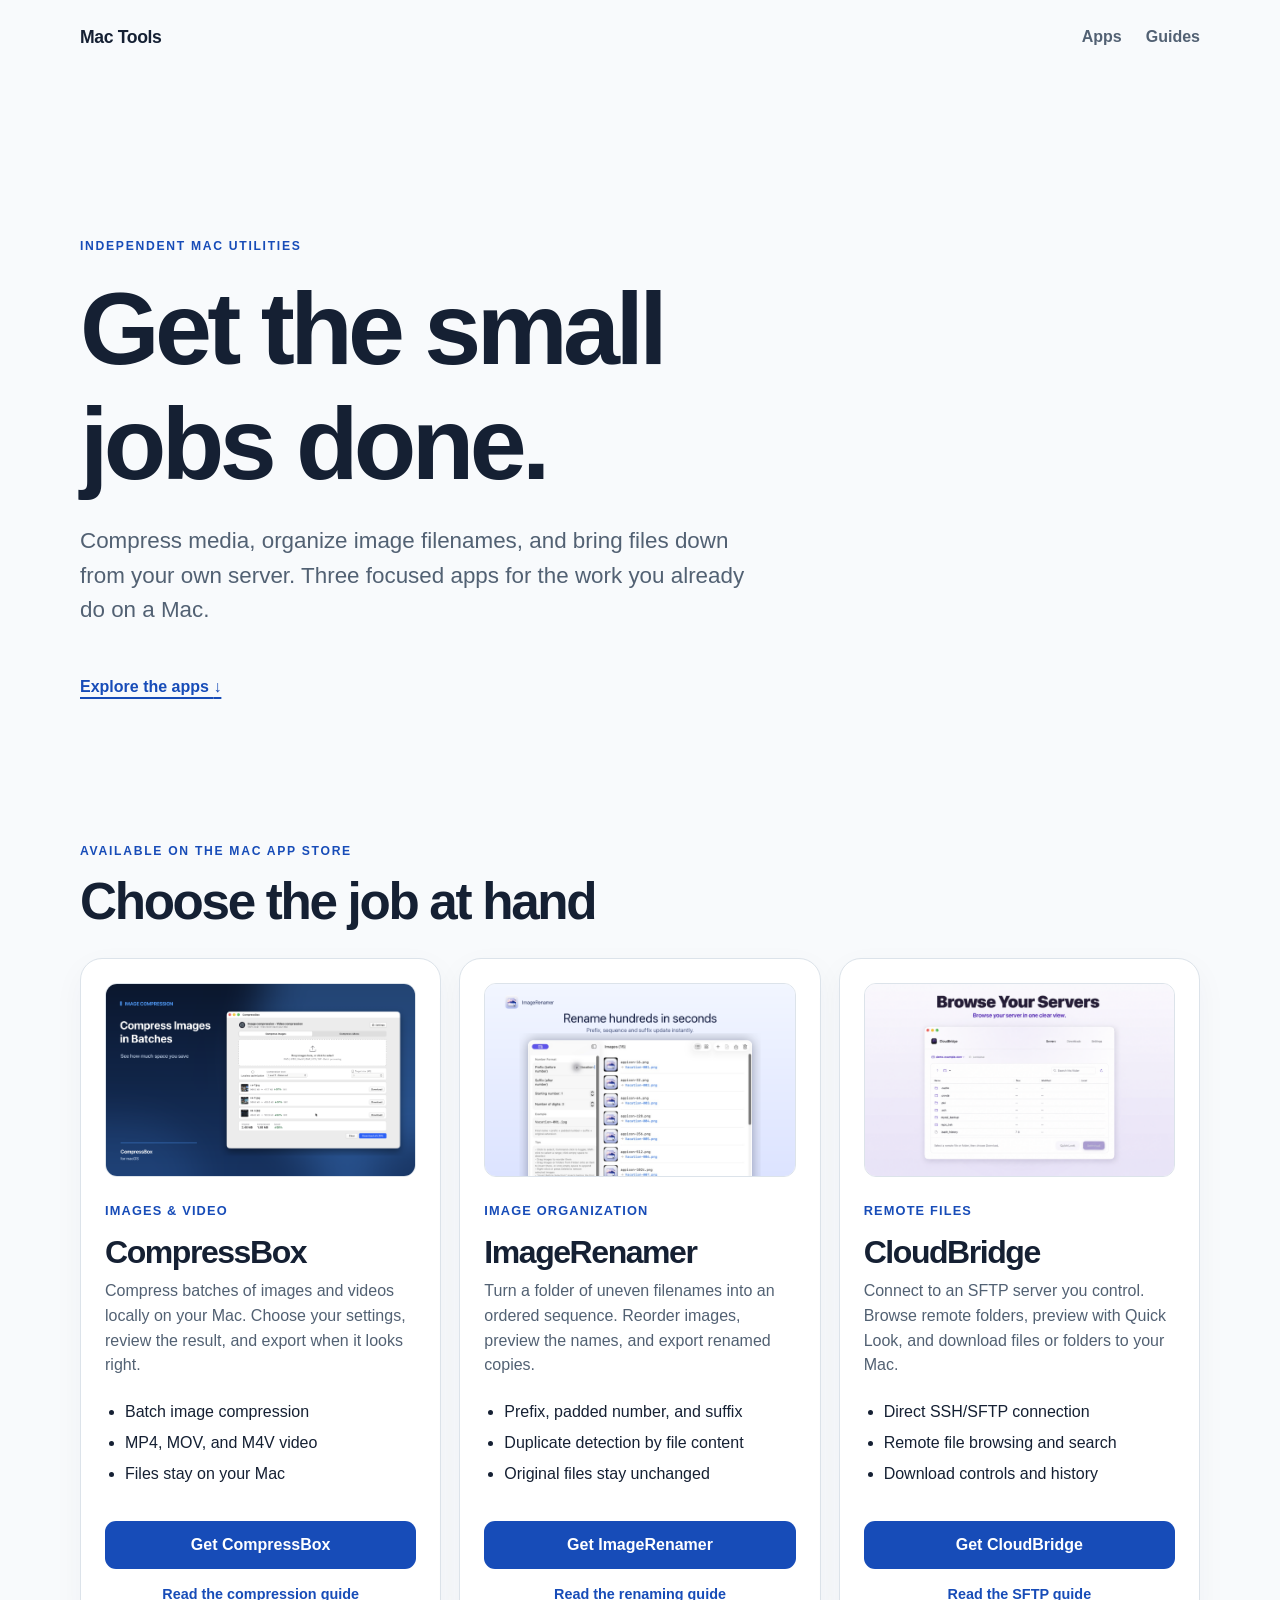
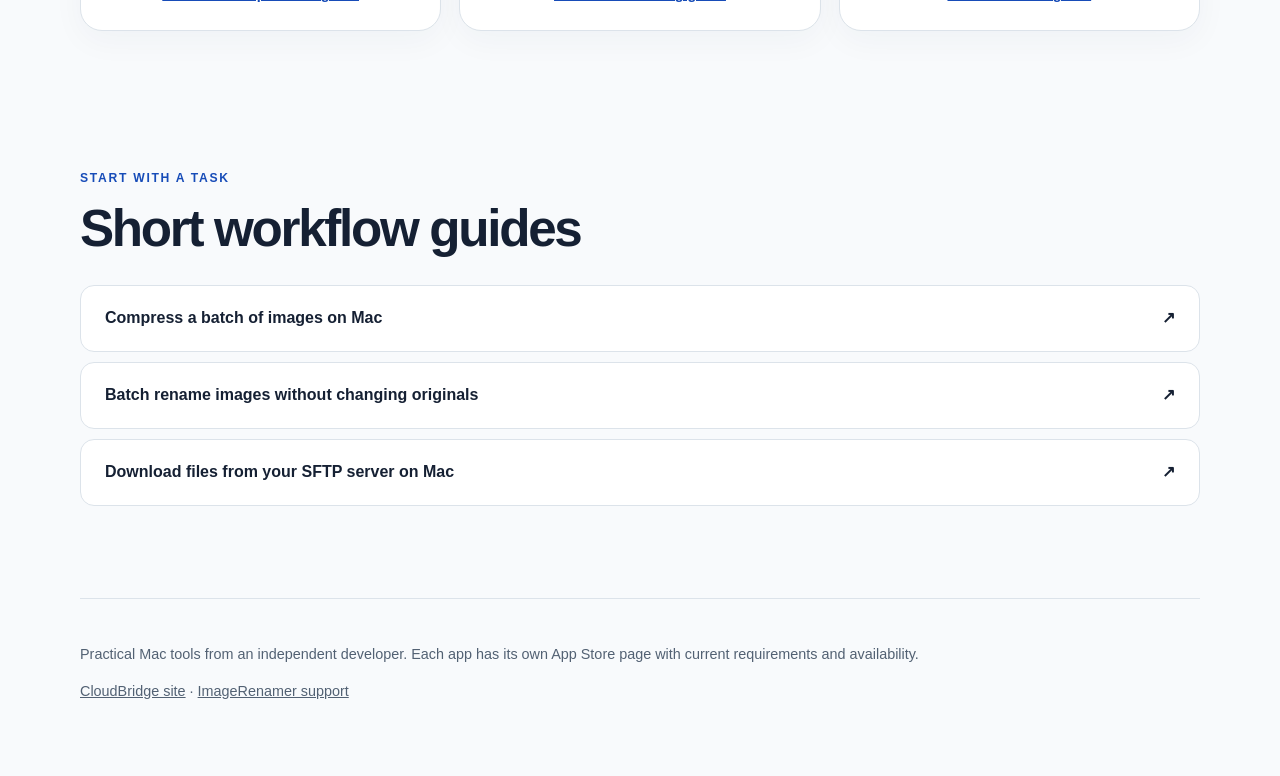
<file: index.html>
<!doctype html>
<html lang="en">
<head>
  <meta charset="utf-8">
  <meta name="viewport" content="width=device-width, initial-scale=1">
  <title>Practical Mac Tools — CompressBox, ImageRenamer & CloudBridge</title>
  <meta name="description" content="Three focused Mac utilities: compress images and videos locally, batch rename images, and browse SFTP servers. Explore the workflows and get the apps on the Mac App Store.">
  <link rel="canonical" href="https://wxic2758-create.github.io/">
  <link rel="icon" type="image/svg+xml" href="/favicon.svg">
  <link rel="stylesheet" href="styles.css">
  <meta property="og:type" content="website">
  <meta property="og:title" content="Practical Mac Tools">
  <meta property="og:description" content="Focused Mac utilities for images, file names, and SFTP downloads.">
  <meta property="og:url" content="https://wxic2758-create.github.io/">
</head>
<body>
  <header class="site-header wrap">
    <a class="brand" href="/">Mac Tools</a>
    <nav aria-label="Primary">
      <a href="#apps">Apps</a>
      <a href="#guides">Guides</a>
    </nav>
  </header>
  <main>
    <section class="hero wrap">
      <p class="eyebrow">Independent Mac utilities</p>
      <h1>Get the small jobs done.</h1>
      <p class="hero-copy">Compress media, organize image filenames, and bring files down from your own server. Three focused apps for the work you already do on a Mac.</p>
      <a class="text-link" href="#apps">Explore the apps <span aria-hidden="true">↓</span></a>
    </section>

    <section class="wrap section" id="apps" aria-labelledby="apps-title">
      <div class="section-heading">
        <p class="eyebrow">Available on the Mac App Store</p>
        <h2 id="apps-title">Choose the job at hand</h2>
      </div>
      <div class="app-grid">
        <article class="app-card image-card">
          <img class="app-shot" src="assets/compressbox.png" alt="CompressBox image compression workflow on Mac" width="2880" height="1800" loading="lazy" decoding="async">
          <span class="app-category">Images & video</span>
          <h3>CompressBox</h3>
          <p>Compress batches of images and videos locally on your Mac. Choose your settings, review the result, and export when it looks right.</p>
          <ul>
            <li>Batch image compression</li>
            <li>MP4, MOV, and M4V video</li>
            <li>Files stay on your Mac</li>
          </ul>
          <a class="button" href="https://apps.apple.com/us/app/compressbox-image-compressor/id6802935919?pt=128852046&amp;ct=2026Oct_Portfolio&amp;mt=12">Get CompressBox</a>
          <a class="card-secondary" href="guides/compress-images-on-mac.html">Read the compression guide</a>
        </article>
        <article class="app-card image-card">
          <img class="app-shot" src="assets/imagerenamer.png" alt="ImageRenamer batch naming interface on Mac" width="1440" height="900" loading="lazy" decoding="async">
          <span class="app-category">Image organization</span>
          <h3>ImageRenamer</h3>
          <p>Turn a folder of uneven filenames into an ordered sequence. Reorder images, preview the names, and export renamed copies.</p>
          <ul>
            <li>Prefix, padded number, and suffix</li>
            <li>Duplicate detection by file content</li>
            <li>Original files stay unchanged</li>
          </ul>
          <a class="button" href="https://apps.apple.com/us/app/imagerenamer-batch-rename/id6799837914?pt=128852046&amp;ct=2026Oct_Portfolio&amp;mt=12">Get ImageRenamer</a>
          <a class="card-secondary" href="guides/batch-rename-images-on-mac.html">Read the renaming guide</a>
        </article>
        <article class="app-card server-card">
          <img class="app-shot" src="assets/cloudbridge.png" alt="CloudBridge remote file browser on Mac" width="2880" height="1800" loading="lazy" decoding="async">
          <span class="app-category">Remote files</span>
          <h3>CloudBridge</h3>
          <p>Connect to an SFTP server you control. Browse remote folders, preview with Quick Look, and download files or folders to your Mac.</p>
          <ul>
            <li>Direct SSH/SFTP connection</li>
            <li>Remote file browsing and search</li>
            <li>Download controls and history</li>
          </ul>
          <a class="button" href="https://apps.apple.com/us/app/cloudbridge-sftp-transfer/id6787467520?pt=128852046&amp;ct=2026Oct_Portfolio&amp;mt=12">Get CloudBridge</a>
          <a class="card-secondary" href="guides/download-sftp-files-on-mac.html">Read the SFTP guide</a>
        </article>
      </div>
    </section>

    <section class="wrap section guides-section" id="guides" aria-labelledby="guides-title">
      <div class="section-heading">
        <p class="eyebrow">Start with a task</p>
        <h2 id="guides-title">Short workflow guides</h2>
      </div>
      <div class="guide-list">
        <a href="guides/compress-images-on-mac.html"><span>Compress a batch of images on Mac</span><span aria-hidden="true">↗</span></a>
        <a href="guides/batch-rename-images-on-mac.html"><span>Batch rename images without changing originals</span><span aria-hidden="true">↗</span></a>
        <a href="guides/download-sftp-files-on-mac.html"><span>Download files from your SFTP server on Mac</span><span aria-hidden="true">↗</span></a>
      </div>
    </section>
  </main>
  <footer class="wrap site-footer">
    <p>Practical Mac tools from an independent developer. Each app has its own App Store page with current requirements and availability.</p>
    <p><a href="https://wxic2758-create.github.io/CloudBridge/">CloudBridge site</a> · <a href="https://wxic2758-create.github.io/imagerenamer-support/">ImageRenamer support</a></p>
  </footer>
</body>
</html>
</file>
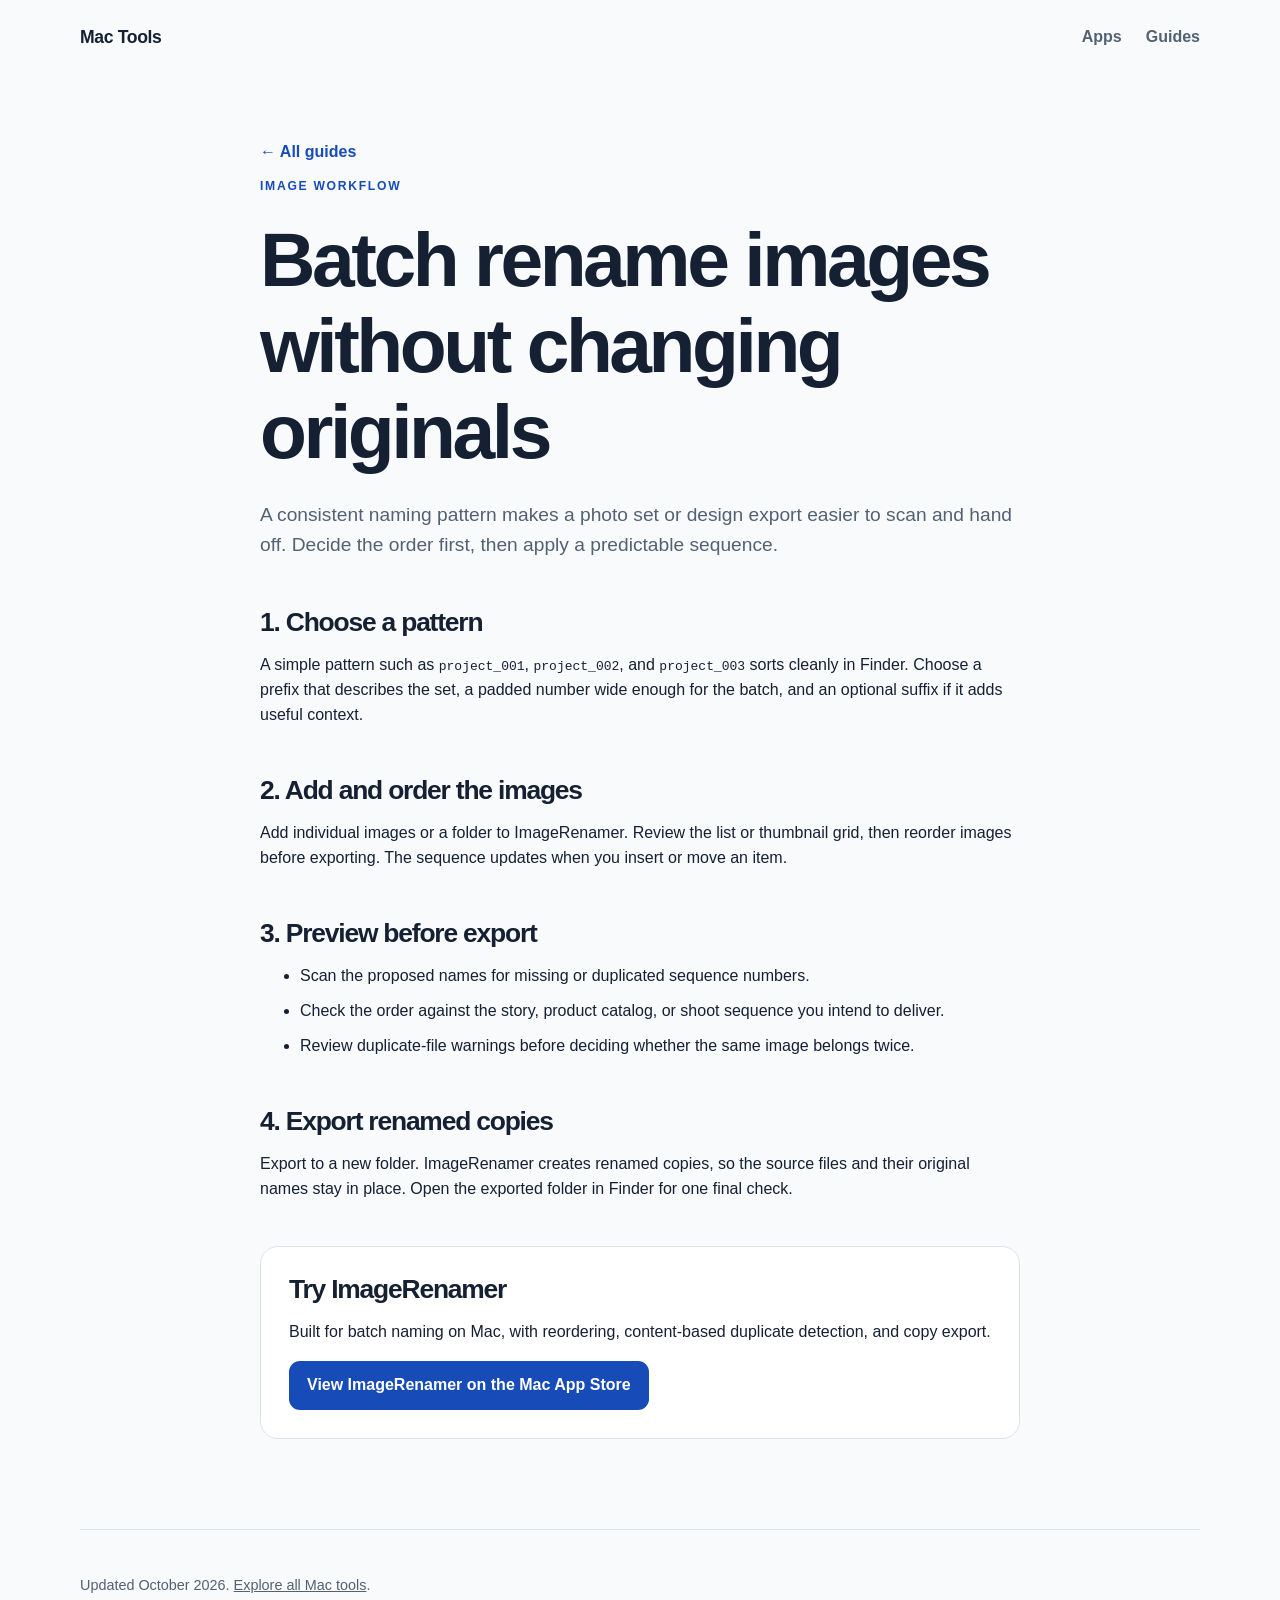
<file: guides/batch-rename-images-on-mac.html>
<!doctype html>
<html lang="en">
<head>
  <meta charset="utf-8">
  <meta name="viewport" content="width=device-width, initial-scale=1">
  <title>How to batch rename images on Mac — Mac Tools</title>
  <meta name="description" content="Organize image filenames with a prefix, padded sequence number, and suffix. Preview the order and export copies without changing originals.">
  <link rel="canonical" href="https://wxic2758-create.github.io/guides/batch-rename-images-on-mac.html">
  <link rel="icon" type="image/svg+xml" href="/favicon.svg">
  <link rel="stylesheet" href="../styles.css">
</head>
<body>
  <header class="site-header wrap"><a class="brand" href="../index.html">Mac Tools</a><nav aria-label="Primary"><a href="../index.html#apps">Apps</a><a href="../index.html#guides">Guides</a></nav></header>
  <main class="guide wrap">
    <a class="back" href="../index.html#guides">← All guides</a>
    <p class="eyebrow">Image workflow</p>
    <h1>Batch rename images without changing originals</h1>
    <p class="lead">A consistent naming pattern makes a photo set or design export easier to scan and hand off. Decide the order first, then apply a predictable sequence.</p>
    <h2>1. Choose a pattern</h2>
    <p>A simple pattern such as <code>project_001</code>, <code>project_002</code>, and <code>project_003</code> sorts cleanly in Finder. Choose a prefix that describes the set, a padded number wide enough for the batch, and an optional suffix if it adds useful context.</p>
    <h2>2. Add and order the images</h2>
    <p>Add individual images or a folder to ImageRenamer. Review the list or thumbnail grid, then reorder images before exporting. The sequence updates when you insert or move an item.</p>
    <h2>3. Preview before export</h2>
    <ul>
      <li>Scan the proposed names for missing or duplicated sequence numbers.</li>
      <li>Check the order against the story, product catalog, or shoot sequence you intend to deliver.</li>
      <li>Review duplicate-file warnings before deciding whether the same image belongs twice.</li>
    </ul>
    <h2>4. Export renamed copies</h2>
    <p>Export to a new folder. ImageRenamer creates renamed copies, so the source files and their original names stay in place. Open the exported folder in Finder for one final check.</p>
    <section class="callout"><h2>Try ImageRenamer</h2><p>Built for batch naming on Mac, with reordering, content-based duplicate detection, and copy export.</p><a class="button" href="https://apps.apple.com/us/app/imagerenamer-batch-rename/id6799837914?pt=128852046&amp;ct=2026Oct_Portfolio&amp;mt=12">View ImageRenamer on the Mac App Store</a></section>
  </main>
  <footer class="wrap site-footer"><p>Updated October 2026. <a href="../index.html">Explore all Mac tools</a>.</p></footer>
</body>
</html>
</file>
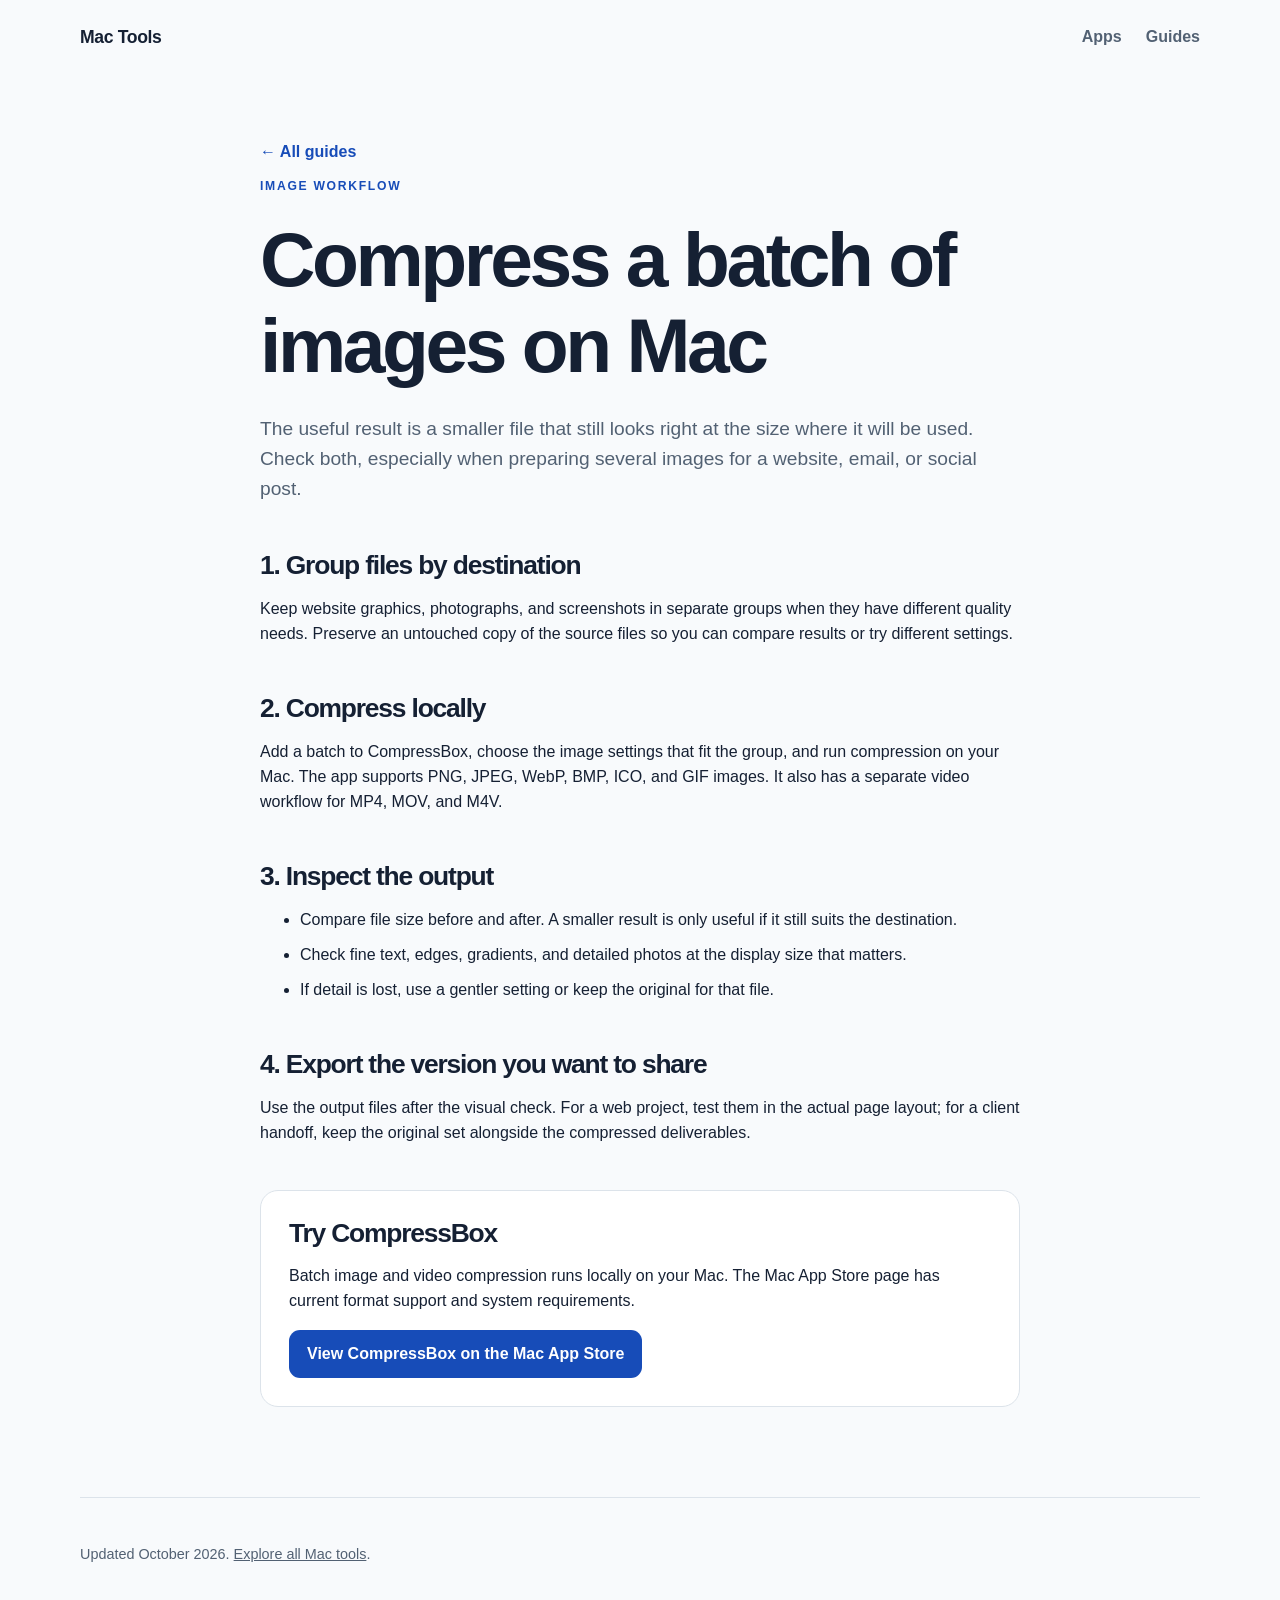
<file: guides/compress-images-on-mac.html>
<!doctype html>
<html lang="en">
<head>
  <meta charset="utf-8">
  <meta name="viewport" content="width=device-width, initial-scale=1">
  <title>How to compress a batch of images on Mac — Mac Tools</title>
  <meta name="description" content="A practical workflow for reducing a batch of image files locally on Mac while checking size and visual quality before sharing.">
  <link rel="canonical" href="https://wxic2758-create.github.io/guides/compress-images-on-mac.html">
  <link rel="icon" type="image/svg+xml" href="/favicon.svg">
  <link rel="stylesheet" href="../styles.css">
</head>
<body>
  <header class="site-header wrap"><a class="brand" href="../index.html">Mac Tools</a><nav aria-label="Primary"><a href="../index.html#apps">Apps</a><a href="../index.html#guides">Guides</a></nav></header>
  <main class="guide wrap">
    <a class="back" href="../index.html#guides">← All guides</a>
    <p class="eyebrow">Image workflow</p>
    <h1>Compress a batch of images on Mac</h1>
    <p class="lead">The useful result is a smaller file that still looks right at the size where it will be used. Check both, especially when preparing several images for a website, email, or social post.</p>
    <h2>1. Group files by destination</h2>
    <p>Keep website graphics, photographs, and screenshots in separate groups when they have different quality needs. Preserve an untouched copy of the source files so you can compare results or try different settings.</p>
    <h2>2. Compress locally</h2>
    <p>Add a batch to CompressBox, choose the image settings that fit the group, and run compression on your Mac. The app supports PNG, JPEG, WebP, BMP, ICO, and GIF images. It also has a separate video workflow for MP4, MOV, and M4V.</p>
    <h2>3. Inspect the output</h2>
    <ul>
      <li>Compare file size before and after. A smaller result is only useful if it still suits the destination.</li>
      <li>Check fine text, edges, gradients, and detailed photos at the display size that matters.</li>
      <li>If detail is lost, use a gentler setting or keep the original for that file.</li>
    </ul>
    <h2>4. Export the version you want to share</h2>
    <p>Use the output files after the visual check. For a web project, test them in the actual page layout; for a client handoff, keep the original set alongside the compressed deliverables.</p>
    <section class="callout"><h2>Try CompressBox</h2><p>Batch image and video compression runs locally on your Mac. The Mac App Store page has current format support and system requirements.</p><a class="button" href="https://apps.apple.com/us/app/compressbox-image-compressor/id6802935919?pt=128852046&amp;ct=2026Oct_Portfolio&amp;mt=12">View CompressBox on the Mac App Store</a></section>
  </main>
  <footer class="wrap site-footer"><p>Updated October 2026. <a href="../index.html">Explore all Mac tools</a>.</p></footer>
</body>
</html>
</file>
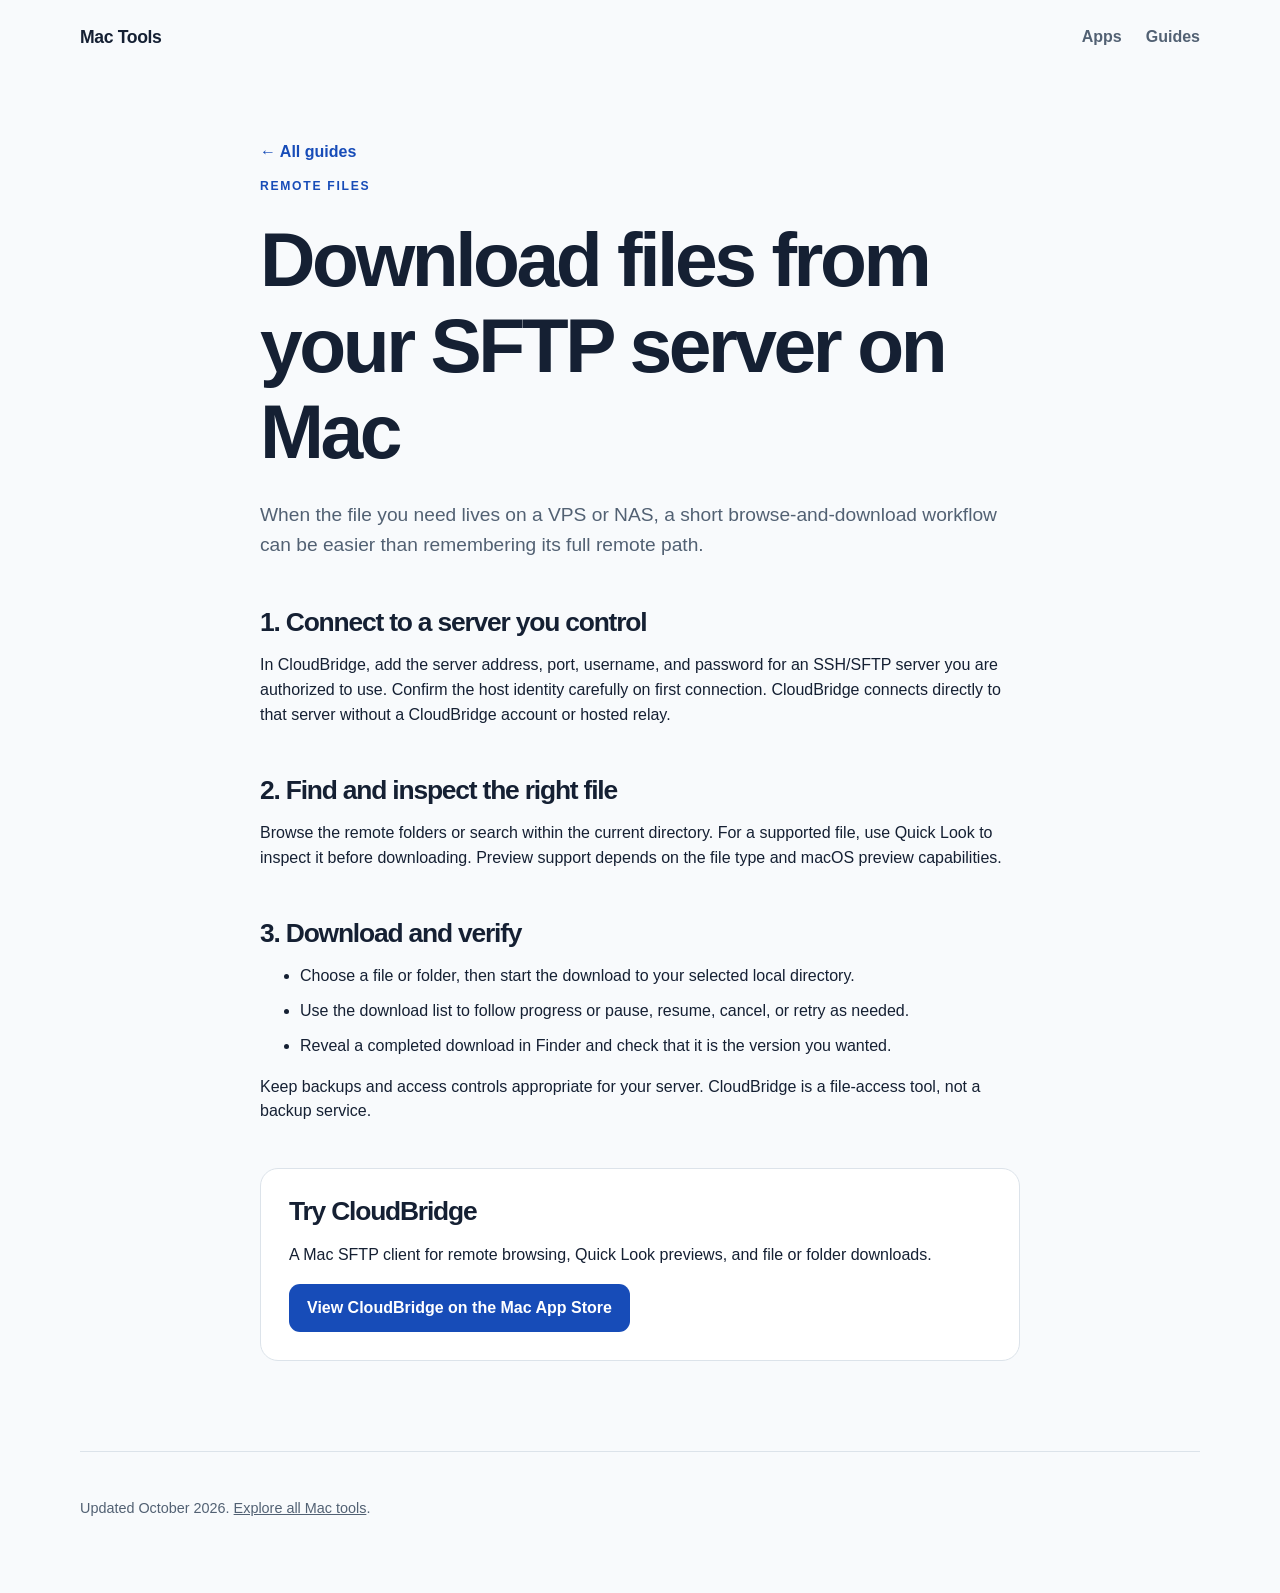
<file: guides/download-sftp-files-on-mac.html>
<!doctype html>
<html lang="en">
<head>
  <meta charset="utf-8">
  <meta name="viewport" content="width=device-width, initial-scale=1">
  <title>How to download SFTP files on Mac — Mac Tools</title>
  <meta name="description" content="A focused Mac workflow for connecting to your own SFTP server, browsing remote folders, previewing files, and downloading them locally.">
  <link rel="canonical" href="https://wxic2758-create.github.io/guides/download-sftp-files-on-mac.html">
  <link rel="icon" type="image/svg+xml" href="/favicon.svg">
  <link rel="stylesheet" href="../styles.css">
</head>
<body>
  <header class="site-header wrap"><a class="brand" href="../index.html">Mac Tools</a><nav aria-label="Primary"><a href="../index.html#apps">Apps</a><a href="../index.html#guides">Guides</a></nav></header>
  <main class="guide wrap">
    <a class="back" href="../index.html#guides">← All guides</a>
    <p class="eyebrow">Remote files</p>
    <h1>Download files from your SFTP server on Mac</h1>
    <p class="lead">When the file you need lives on a VPS or NAS, a short browse-and-download workflow can be easier than remembering its full remote path.</p>
    <h2>1. Connect to a server you control</h2>
    <p>In CloudBridge, add the server address, port, username, and password for an SSH/SFTP server you are authorized to use. Confirm the host identity carefully on first connection. CloudBridge connects directly to that server without a CloudBridge account or hosted relay.</p>
    <h2>2. Find and inspect the right file</h2>
    <p>Browse the remote folders or search within the current directory. For a supported file, use Quick Look to inspect it before downloading. Preview support depends on the file type and macOS preview capabilities.</p>
    <h2>3. Download and verify</h2>
    <ul>
      <li>Choose a file or folder, then start the download to your selected local directory.</li>
      <li>Use the download list to follow progress or pause, resume, cancel, or retry as needed.</li>
      <li>Reveal a completed download in Finder and check that it is the version you wanted.</li>
    </ul>
    <p>Keep backups and access controls appropriate for your server. CloudBridge is a file-access tool, not a backup service.</p>
    <section class="callout"><h2>Try CloudBridge</h2><p>A Mac SFTP client for remote browsing, Quick Look previews, and file or folder downloads.</p><a class="button" href="https://apps.apple.com/us/app/cloudbridge-sftp-transfer/id6787467520?pt=128852046&amp;ct=2026Oct_Portfolio&amp;mt=12">View CloudBridge on the Mac App Store</a></section>
  </main>
  <footer class="wrap site-footer"><p>Updated October 2026. <a href="../index.html">Explore all Mac tools</a>.</p></footer>
</body>
</html>
</file>
<file: styles.css>
:root {
  color-scheme: light dark;
  font-family: -apple-system, BlinkMacSystemFont, "Segoe UI", sans-serif;
  --ink: #152033;
  --muted: #526173;
  --background: #f8fafc;
  --surface: #fff;
  --line: #dce3ea;
  --accent: #174cb8;
}
* { box-sizing: border-box; }
html { scroll-behavior: smooth; }
body { margin: 0; background: var(--background); color: var(--ink); line-height: 1.55; }
a { color: var(--accent); }
a:focus-visible { outline: 3px solid #e0a321; outline-offset: 4px; }
.wrap { width: min(1120px, calc(100% - 40px)); margin-inline: auto; }
.site-header { display: flex; align-items: center; justify-content: space-between; padding-block: 24px; }
.brand { color: var(--ink); font-size: 1.1rem; font-weight: 800; text-decoration: none; letter-spacing: -.02em; }
.site-header nav { display: flex; gap: 24px; }
.site-header nav a { color: var(--muted); font-weight: 600; text-decoration: none; }
.hero { padding-block: clamp(72px, 12vw, 150px) 96px; }
.eyebrow { color: var(--accent); font-size: .76rem; font-weight: 800; letter-spacing: .14em; text-transform: uppercase; }
h1, h2, h3 { line-height: 1.12; letter-spacing: -.045em; }
h1 { max-width: 790px; margin: 16px 0 22px; font-size: clamp(3.5rem, 8vw, 7rem); }
.hero-copy { max-width: 690px; color: var(--muted); font-size: clamp(1.13rem, 2vw, 1.4rem); }
.text-link { display: inline-block; margin-top: 24px; font-weight: 700; text-decoration-thickness: 2px; text-underline-offset: 5px; }
.section { padding-block: 34px 92px; }
.section-heading { margin-bottom: 28px; }
h2 { font-size: clamp(2rem, 4vw, 3.25rem); margin: 8px 0; }
.app-grid { display: grid; grid-template-columns: repeat(3, minmax(0, 1fr)); gap: 18px; }
.app-card { display: flex; flex-direction: column; min-height: 570px; padding: 24px; background: var(--surface); border: 1px solid var(--line); border-radius: 22px; box-shadow: 0 10px 32px rgba(18, 39, 68, .04); }
.app-shot { display: block; width: 100%; height: auto; aspect-ratio: 8 / 5; object-fit: cover; margin-bottom: 24px; border-radius: 12px; border: 1px solid var(--line); }
.app-category { color: var(--accent); font-size: .8rem; font-weight: 800; text-transform: uppercase; letter-spacing: .09em; }
h3 { margin: 14px 0 8px; font-size: 2rem; }
.app-card p { margin: 0 0 16px; color: var(--muted); }
.app-card ul { margin: 0 0 28px; padding-left: 20px; }
.app-card li { margin: 6px 0; }
.button { display: inline-block; margin-top: auto; padding: 12px 18px; border-radius: 11px; background: var(--accent); color: #fff; text-align: center; text-decoration: none; font-weight: 700; }
.button:hover { background: #103d9b; }
.card-secondary { display: inline-block; margin-top: 14px; text-align: center; font-size: .9rem; font-weight: 650; }
.guide-list { display: grid; gap: 10px; }
.guide-list a { display: flex; justify-content: space-between; gap: 20px; padding: 20px 24px; border: 1px solid var(--line); border-radius: 14px; background: var(--surface); color: var(--ink); text-decoration: none; font-weight: 650; }
.guide-list a:hover { border-color: var(--accent); }
.site-footer { padding: 30px 0 60px; border-top: 1px solid var(--line); color: var(--muted); font-size: .9rem; }
.site-footer a { color: var(--muted); }
.guide { max-width: 760px; padding-block: 65px 90px; }
.guide .back { font-weight: 700; text-decoration: none; }
.guide h1 { margin-block: 20px 26px; font-size: clamp(2.7rem, 6vw, 4.8rem); }
.guide .lead { color: var(--muted); font-size: 1.2rem; }
.guide h2 { margin: 48px 0 12px; font-size: 1.65rem; }
.guide li { margin: 10px 0; }
.guide .callout { margin-top: 44px; padding: 28px; border: 1px solid var(--line); border-radius: 18px; background: var(--surface); }
.guide .callout h2 { margin-top: 0; }
@media (max-width: 820px) { .app-grid { grid-template-columns: 1fr; } .app-card { min-height: 0; } }
@media (prefers-color-scheme: dark) {
  :root { --ink: #eef3fb; --muted: #afbdd0; --background: #0b1422; --surface: #152238; --line: #2b3b52; --accent: #8bb7ff; }
  .button { background: #79a9ff; color: #081526; }
  .button:hover { background: #a4c5ff; }
}
</file>
